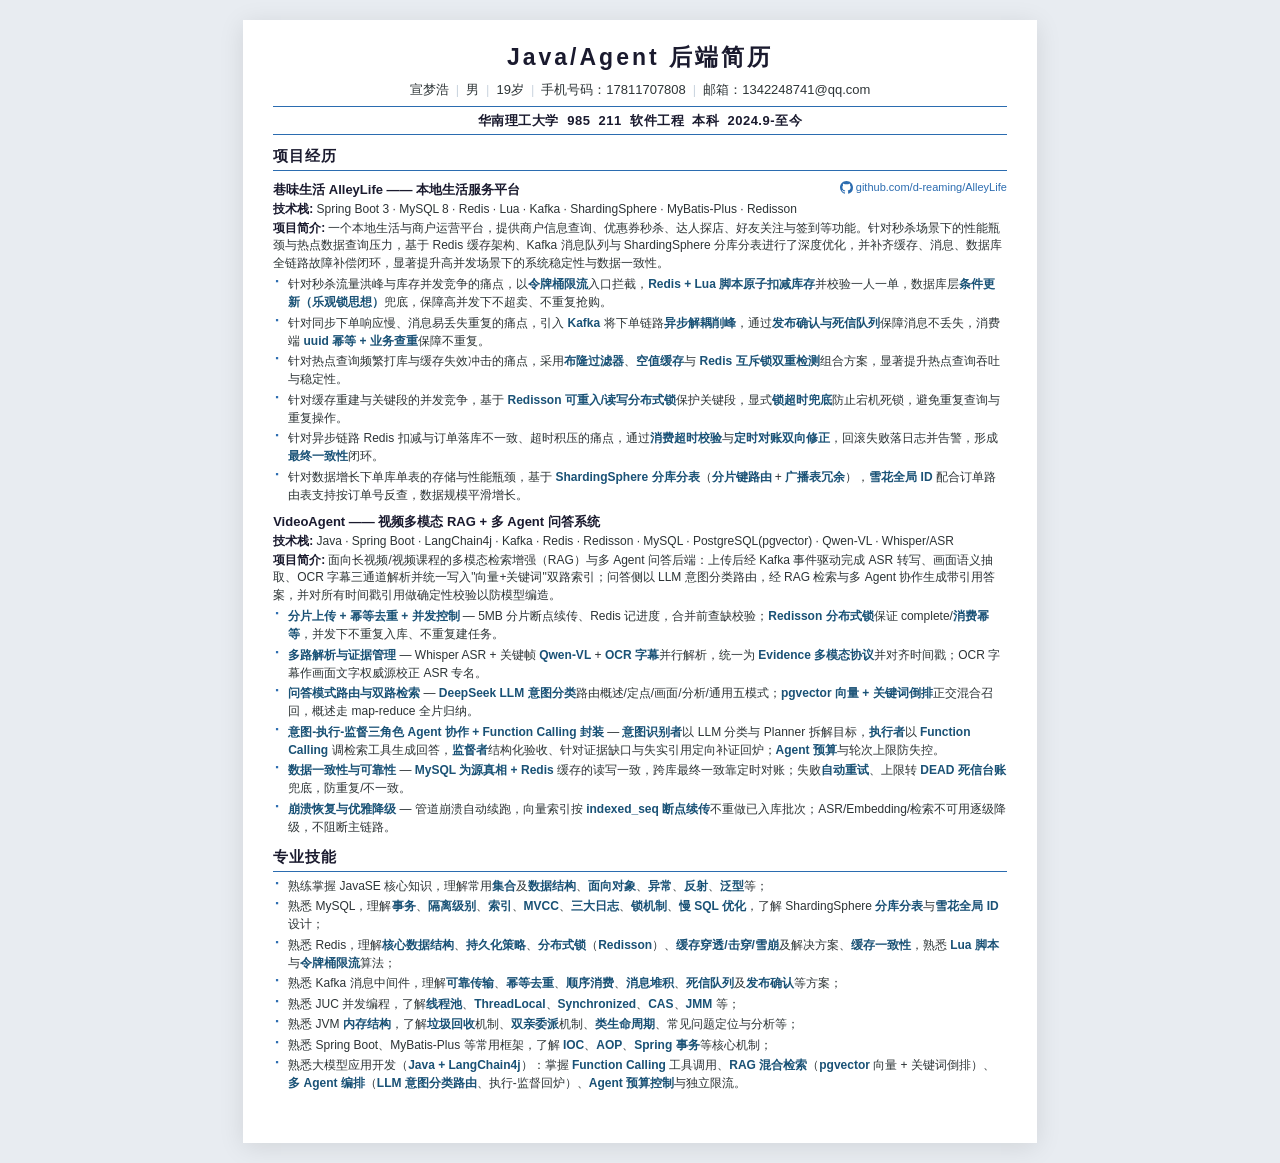
<file: resume_Java_2.html>
<!DOCTYPE html>
<html lang="zh-CN">
<head>
<meta charset="UTF-8">
<meta name="viewport" content="width=device-width, initial-scale=1.0">
<title>宣梦浩 - Java 后端简历</title>
<style>
  :root {
    --primary: #1a1a2e;
    --accent: #2b6cb0;
    --strong: #1a5276;
    --gray: #6c757d;
    --light-gray: #cbd5e0;
    --bg: #f7fafc;
  }
  * { margin: 0; padding: 0; box-sizing: border-box; }
  body {
    font-family: 'Microsoft YaHei', 'PingFang SC', 'Segoe UI', sans-serif;
    background: #e8ecf1;
    color: #2d3436;
    display: flex;
    justify-content: center;
    padding: 20px 10px;
    font-size: 12.5px;
    line-height: 1.5;
  }
  .page {
    width: 210mm;
    min-height: 297mm;
    background: white;
    padding: 20px 30px 16px;
    box-shadow: 0 4px 24px rgba(0,0,0,0.10);
  }

  /* ====== 顶部标题 ====== */
  .resume-title {
    text-align: center;
    font-size: 23px;
    font-weight: 700;
    color: var(--primary);
    letter-spacing: 3px;
    margin-bottom: 5px;
  }

  /* ====== 个人信息行 ====== */
  .info-line {
    text-align: center;
    font-size: 13px;
    color: #2d3436;
    margin-bottom: 7px;
  }
  .info-line .sep {
    color: var(--light-gray);
    margin: 0 7px;
    font-weight: 400;
  }

  /* ====== 教育栏（双横线窄栏）====== */
  .edu-bar {
    border-top: 1.5px solid var(--accent);
    border-bottom: 1.5px solid var(--accent);
    padding: 3.5px 14px;
    text-align: center;
    font-size: 13px;
    font-weight: 600;
    color: var(--primary);
    margin-bottom: 9px;
    letter-spacing: 0.5px;
  }

  /* ====== 小节标题 ====== */
  .section-title {
    font-size: 14.5px;
    font-weight: 700;
    color: var(--primary);
    margin-top: 11px;
    margin-bottom: 5px;
    padding-bottom: 2.5px;
    border-bottom: 1.5px solid var(--accent);
    letter-spacing: 1px;
  }

  /* ====== 项目 ====== */
  .project {
    margin-top: 8px;
  }
  .proj-header {
    display: flex;
    justify-content: space-between;
    align-items: baseline;
    margin-bottom: 2px;
  }
  .proj-title {
    font-size: 13px;
    font-weight: 700;
    color: var(--primary);
  }
  .github-link {
    font-size: 11px;
    color: var(--accent);
    text-decoration: none;
    white-space: nowrap;
    display: inline-flex;
    align-items: center;
    gap: 3px;
  }
  .github-link:hover {
    text-decoration: underline;
  }
  .github-link svg {
    flex-shrink: 0;
  }
  .proj-meta {
    font-size: 12px;
    color: #2d3436;
    margin-bottom: 1.5px;
    line-height: 1.45;
  }
  .proj-meta .label {
    font-weight: 700;
    color: var(--primary);
  }
  .proj-points {
    list-style: none;
    padding-left: 2px;
    margin: 3px 0 0;
  }
  .proj-points li {
    position: relative;
    font-size: 12px;
    line-height: 1.5;
    margin-bottom: 2.5px;
    padding-left: 13px;
  }
  .proj-points li::before {
    content: "\25AA";
    color: var(--accent);
    position: absolute;
    left: 0;
    top: 0;
    font-size: 9px;
  }

  /* ====== 专业技能 ====== */
  .skill-list {
    list-style: none;
    padding-left: 2px;
    margin-top: 3px;
  }
  .skill-list li {
    position: relative;
    font-size: 12px;
    line-height: 1.5;
    margin-bottom: 2.5px;
    padding-left: 13px;
  }
  .skill-list li::before {
    content: "\25AA";
    color: var(--accent);
    position: absolute;
    left: 0;
    top: 0;
    font-size: 9px;
  }

  /* ====== 加粗关键词 ====== */
  strong {
    color: var(--strong);
    font-weight: 700;
  }

  /* ====== 打印 ====== */
  @media print {
    body { background: white; padding: 0; font-size: 12px; }
    .page {
      box-shadow: none;
      width: 100%;
      min-height: auto;
      padding: 14px 18px 10px;
    }
    .github-link { color: #2b6cb0; }
  }
</style>
</head>
<body>
<div class="page">

  <!-- ====== 顶部标题 ====== -->
  <h1 class="resume-title">Java/Agent 后端简历</h1>

  <!-- ====== 个人信息行 ====== -->
  <div class="info-line">
    宣梦浩<span class="sep">|</span>男<span class="sep">|</span>19岁<span class="sep">|</span>手机号码：17811707808<span class="sep">|</span>邮箱：1342248741@qq.com
  </div>

  <!-- ====== 教育栏（双横线窄栏）====== -->
  <div class="edu-bar">
    华南理工大学&nbsp;&nbsp;985&nbsp;&nbsp;211&nbsp;&nbsp;软件工程&nbsp;&nbsp;本科&nbsp;&nbsp;2024.9-至今
  </div>

  <!-- ====== 项目经历 ====== -->
  <div class="section-title">项目经历</div>

  <!-- ---- 项目一 ---- -->
  <div class="project">
    <div class="proj-header">
      <span class="proj-title">巷味生活 AlleyLife —— 本地生活服务平台</span>
      <a href="https://github.com/d-reaming/AlleyLife" class="github-link" target="_blank">
        <svg width="13" height="13" viewBox="0 0 16 16" fill="currentColor"><path d="M8 0C3.58 0 0 3.58 0 8c0 3.54 2.29 6.53 5.47 7.59.4.07.55-.17.55-.38 0-.19-.01-.82-.01-1.49-2.01.37-2.53-.49-2.69-.94-.09-.23-.48-.94-.82-1.13-.28-.15-.68-.52-.01-.53.63-.01 1.08.58 1.23.82.72 1.21 1.87.87 2.33.66.07-.52.28-.87.51-1.07-1.78-.2-3.64-.89-3.64-3.95 0-.87.31-1.59.82-2.15-.08-.2-.36-1.02.08-2.12 0 0 .67-.21 2.2.82.64-.18 1.32-.27 2-.27.68 0 1.36.09 2 .27 1.53-1.04 2.2-.82 2.2-.82.44 1.1.16 1.92.08 2.12.51.56.82 1.27.82 2.15 0 3.07-1.87 3.75-3.65 3.95.29.25.54.73.54 1.48 0 1.07-.01 1.93-.01 2.2 0 .21.15.46.55.38A8.012 8.012 0 0016 8c0-4.42-3.58-8-8-8z"/></svg>
        github.com/d-reaming/AlleyLife
      </a>
    </div>
    <div class="proj-meta"><span class="label">技术栈:</span> Spring Boot 3 &middot; MySQL 8 &middot; Redis &middot; Lua &middot; Kafka &middot; ShardingSphere &middot; MyBatis-Plus &middot; Redisson</div>
    <div class="proj-meta"><span class="label">项目简介:</span> 一个本地生活与商户运营平台，提供商户信息查询、优惠券秒杀、达人探店、好友关注与签到等功能。针对秒杀场景下的性能瓶颈与热点数据查询压力，基于 Redis 缓存架构、Kafka 消息队列与 ShardingSphere 分库分表进行了深度优化，并补齐缓存、消息、数据库全链路故障补偿闭环，显著提升高并发场景下的系统稳定性与数据一致性。</div>
    <ul class="proj-points">
      <li>针对秒杀流量洪峰与库存并发竞争的痛点，以<strong>令牌桶限流</strong>入口拦截，<strong>Redis + Lua 脚本原子扣减库存</strong>并校验一人一单，数据库层<strong>条件更新（乐观锁思想）</strong>兜底，保障高并发下不超卖、不重复抢购。</li>
      <li>针对同步下单响应慢、消息易丢失重复的痛点，引入 <strong>Kafka</strong> 将下单链路<strong>异步解耦削峰</strong>，通过<strong>发布确认与死信队列</strong>保障消息不丢失，消费端 <strong>uuid 幂等 + 业务查重</strong>保障不重复。</li>
      <li>针对热点查询频繁打库与缓存失效冲击的痛点，采用<strong>布隆过滤器</strong>、<strong>空值缓存</strong>与 <strong>Redis 互斥锁双重检测</strong>组合方案，显著提升热点查询吞吐与稳定性。</li>
      <li>针对缓存重建与关键段的并发竞争，基于 <strong>Redisson 可重入/读写分布式锁</strong>保护关键段，显式<strong>锁超时兜底</strong>防止宕机死锁，避免重复查询与重复操作。</li>
      <li>针对异步链路 Redis 扣减与订单落库不一致、超时积压的痛点，通过<strong>消费超时校验</strong>与<strong>定时对账双向修正</strong>，回滚失败落日志并告警，形成<strong>最终一致性</strong>闭环。</li>
      <li>针对数据增长下单库单表的存储与性能瓶颈，基于 <strong>ShardingSphere 分库分表</strong>（<strong>分片键路由</strong> + <strong>广播表冗余</strong>），<strong>雪花全局 ID</strong> 配合订单路由表支持按订单号反查，数据规模平滑增长。</li>
    </ul>
  </div>

  <!-- ---- 项目二 ---- -->
  <div class="project">
    <div class="proj-header">
      <span class="proj-title">VideoAgent —— 视频多模态 RAG + 多 Agent 问答系统</span>
    </div>
    <div class="proj-meta"><span class="label">技术栈:</span> Java &middot; Spring Boot &middot; LangChain4j &middot; Kafka &middot; Redis &middot; Redisson &middot; MySQL &middot; PostgreSQL(pgvector) &middot; Qwen-VL &middot; Whisper/ASR</div>
    <div class="proj-meta"><span class="label">项目简介:</span> 面向长视频/视频课程的多模态检索增强（RAG）与多 Agent 问答后端：上传后经 Kafka 事件驱动完成 ASR 转写、画面语义抽取、OCR 字幕三通道解析并统一写入"向量+关键词"双路索引；问答侧以 LLM 意图分类路由，经 RAG 检索与多 Agent 协作生成带引用答案，并对所有时间戳引用做确定性校验以防模型编造。</div>
    <ul class="proj-points">
      <li><strong>分片上传 + 幂等去重 + 并发控制</strong> — 5MB 分片断点续传、Redis 记进度，合并前查缺校验；<strong>Redisson 分布式锁</strong>保证 complete/<strong>消费幂等</strong>，并发下不重复入库、不重复建任务。</li>
      <li><strong>多路解析与证据管理</strong> — Whisper ASR + 关键帧 <strong>Qwen-VL</strong> + <strong>OCR 字幕</strong>并行解析，统一为 <strong>Evidence 多模态协议</strong>并对齐时间戳；OCR 字幕作画面文字权威源校正 ASR 专名。</li>
      <li><strong>问答模式路由与双路检索</strong> — <strong>DeepSeek LLM 意图分类</strong>路由概述/定点/画面/分析/通用五模式；<strong>pgvector 向量 + 关键词倒排</strong>正交混合召回，概述走 map-reduce 全片归纳。</li>
      <li><strong>意图-执行-监督三角色 Agent 协作 + Function Calling 封装</strong> — <strong>意图识别者</strong>以 LLM 分类与 Planner 拆解目标，<strong>执行者</strong>以 <strong>Function Calling</strong> 调检索工具生成回答，<strong>监督者</strong>结构化验收、针对证据缺口与失实引用定向补证回炉；<strong>Agent 预算</strong>与轮次上限防失控。</li>
      <li><strong>数据一致性与可靠性</strong> — <strong>MySQL 为源真相 + Redis</strong> 缓存的读写一致，跨库最终一致靠定时对账；失败<strong>自动重试</strong>、上限转 <strong>DEAD 死信台账</strong>兜底，防重复/不一致。</li>
      <li><strong>崩溃恢复与优雅降级</strong> — 管道崩溃自动续跑，向量索引按 <strong>indexed_seq 断点续传</strong>不重做已入库批次；ASR/Embedding/检索不可用逐级降级，不阻断主链路。</li>
    </ul>
  </div>

  <!-- ====== 专业技能 ====== -->
  <div class="section-title">专业技能</div>
  <ul class="skill-list">
    <li>熟练掌握 JavaSE 核心知识，理解常用<strong>集合</strong>及<strong>数据结构</strong>、<strong>面向对象</strong>、<strong>异常</strong>、<strong>反射</strong>、<strong>泛型</strong>等；</li>
    <li>熟悉 MySQL，理解<strong>事务</strong>、<strong>隔离级别</strong>、<strong>索引</strong>、<strong>MVCC</strong>、<strong>三大日志</strong>、<strong>锁机制</strong>、<strong>慢 SQL 优化</strong>，了解 ShardingSphere <strong>分库分表</strong>与<strong>雪花全局 ID</strong> 设计；</li>
    <li>熟悉 Redis，理解<strong>核心数据结构</strong>、<strong>持久化策略</strong>、<strong>分布式锁</strong>（<strong>Redisson</strong>）、<strong>缓存穿透/击穿/雪崩</strong>及解决方案、<strong>缓存一致性</strong>，熟悉 <strong>Lua 脚本</strong>与<strong>令牌桶限流</strong>算法；</li>
    <li>熟悉 Kafka 消息中间件，理解<strong>可靠传输</strong>、<strong>幂等去重</strong>、<strong>顺序消费</strong>、<strong>消息堆积</strong>、<strong>死信队列</strong>及<strong>发布确认</strong>等方案；</li>
    <li>熟悉 JUC 并发编程，了解<strong>线程池</strong>、<strong>ThreadLocal</strong>、<strong>Synchronized</strong>、<strong>CAS</strong>、<strong>JMM</strong> 等；</li>
    <li>熟悉 JVM <strong>内存结构</strong>，了解<strong>垃圾回收</strong>机制、<strong>双亲委派</strong>机制、<strong>类生命周期</strong>、常见问题定位与分析等；</li>
    <li>熟悉 Spring Boot、MyBatis-Plus 等常用框架，了解 <strong>IOC</strong>、<strong>AOP</strong>、<strong>Spring 事务</strong>等核心机制；</li>
    <li>熟悉大模型应用开发（<strong>Java + LangChain4j</strong>）：掌握 <strong>Function Calling</strong> 工具调用、<strong>RAG 混合检索</strong>（<strong>pgvector</strong> 向量 + 关键词倒排）、<strong>多 Agent 编排</strong>（<strong>LLM 意图分类路由</strong>、执行-监督回炉）、<strong>Agent 预算控制</strong>与独立限流。</li>
  </ul>

</div>
</body>
</html>
</file>
